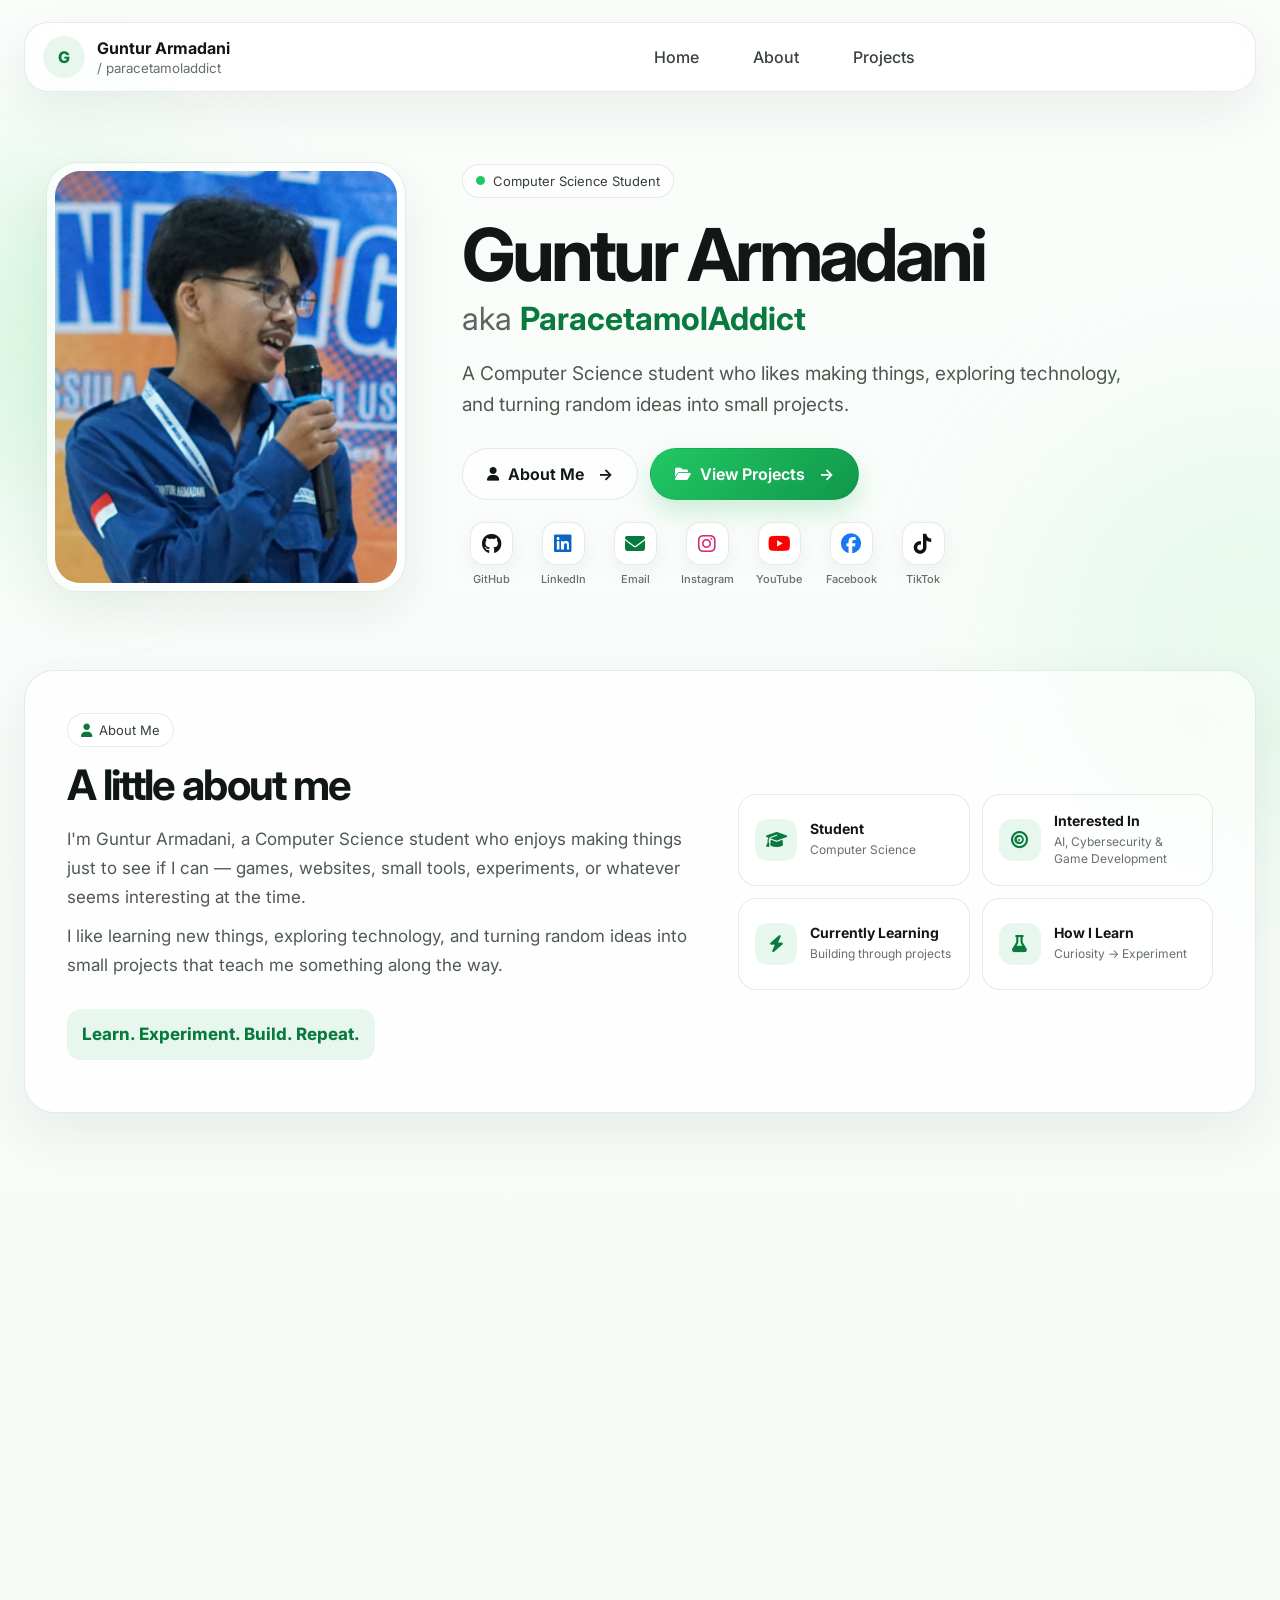
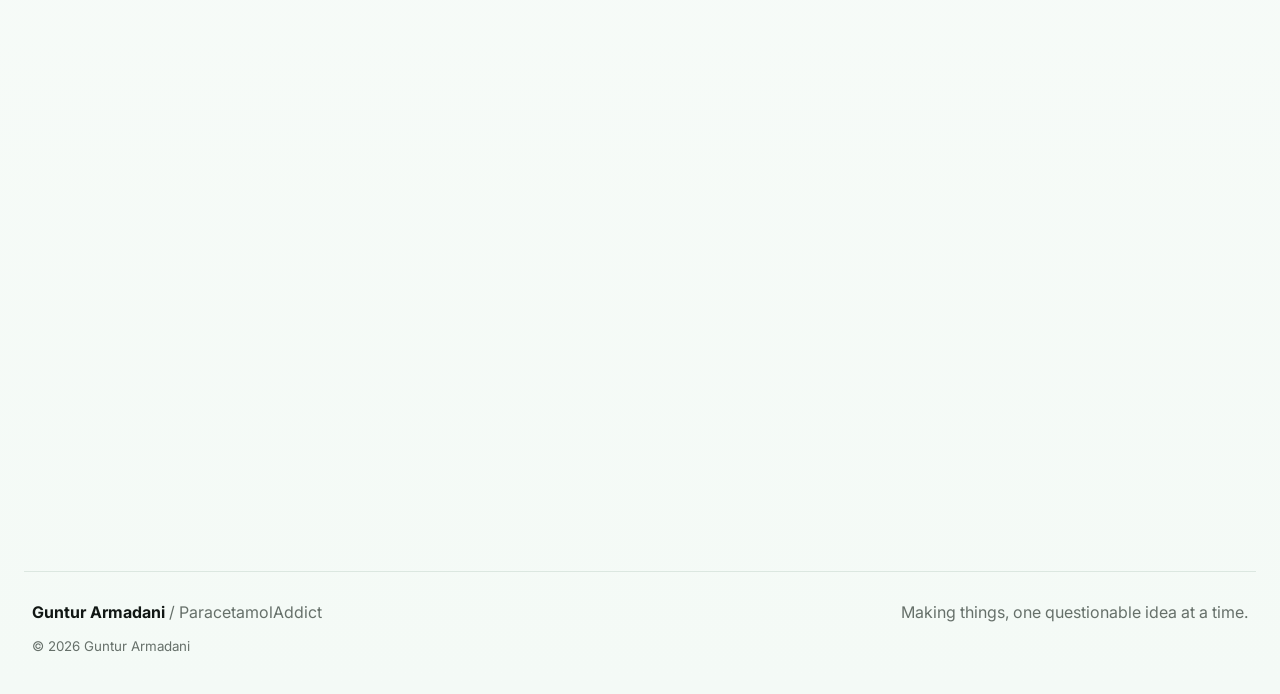
<file: index.html>
<!doctype html>
<html lang="en">
<head>
  <meta charset="utf-8">
  <meta name="viewport" content="width=device-width,initial-scale=1">
  <meta name="description" content="Guntur Armadani — aka ParacetamolAddict. Computer Science student, creator, and builder.">
  <title>Guntur Armadani — ParacetamolAddict</title>
  <link rel="preconnect" href="https://fonts.googleapis.com">
  <link rel="preconnect" href="https://fonts.gstatic.com" crossorigin>
  <link href="https://fonts.googleapis.com/css2?family=Inter:wght@400;500;600;700;800&display=swap" rel="stylesheet">
  <link rel="stylesheet" href="https://cdnjs.cloudflare.com/ajax/libs/font-awesome/6.7.2/css/all.min.css">
  <link rel="stylesheet" href="style.css">
</head>
<body>
  <div class="ambient ambient-a"></div><div class="ambient ambient-b"></div>
  <header class="nav glass">
    <a class="brand" href="#home" aria-label="Home"><span class="brand-mark">G</span><span><b>Guntur Armadani</b><small>/ paracetamoladdict</small></span></a>
    <nav class="nav-links" aria-label="Main navigation">
      <a href="#home">Home</a><a href="#about">About</a><a href="#projects">Projects</a>
    </nav>
  </header>

  <main>
    <section class="hero reveal" id="home">
      <div class="portrait-wrap glass"><img src="assets/profile.jpg" alt="Guntur Armadani speaking into a microphone"></div>
      <div class="hero-copy">
        <span class="eyebrow"><i></i> Computer Science Student</span>
        <h1>Guntur Armadani</h1>
        <p class="alias">aka <strong>ParacetamolAddict</strong></p>
        <p class="lead">A Computer Science student who likes making things, exploring technology, and turning random ideas into small projects.</p>
        <div class="actions"><a class="btn secondary" href="#about"><i class="fa-solid fa-user"></i> About Me <span>→</span></a><a class="btn primary" href="#projects"><i class="fa-solid fa-folder-open"></i> View Projects <span>→</span></a></div>
        <div class="socials" aria-label="Social links">
          <a href="https://github.com/GunturArmadani" target="_blank" rel="noopener noreferrer" aria-label="GitHub" title="GitHub"><i class="fa-brands fa-github"></i><span>GitHub</span></a>
          <a href="https://www.linkedin.com/in/guntur-armadani-xd" target="_blank" rel="noopener noreferrer" aria-label="LinkedIn" title="LinkedIn"><i class="fa-brands fa-linkedin"></i><span>LinkedIn</span></a>
          <a href="mailto:gunturarmadani6@gmail.com" aria-label="Email" title="Email"><i class="fa-solid fa-envelope"></i><span>Email</span></a>
          <a href="https://www.instagram.com/guntur.armadani/" target="_blank" rel="noopener noreferrer" aria-label="Instagram" title="Instagram"><i class="fa-brands fa-instagram"></i><span>Instagram</span></a>
          <a href="https://www.youtube.com/@paracetamol_addict" target="_blank" rel="noopener noreferrer" aria-label="YouTube" title="YouTube"><i class="fa-brands fa-youtube"></i><span>YouTube</span></a>
          <a href="https://www.facebook.com/share/19qGmfBu1F/" target="_blank" rel="noopener noreferrer" aria-label="Facebook" title="Facebook"><i class="fa-brands fa-facebook"></i><span>Facebook</span></a>
          <a href="https://www.tiktok.com/@paracetamol_addict?_r=1&amp;_t=ZS-9AHEA3IoJL0" target="_blank" rel="noopener noreferrer" aria-label="TikTok" title="TikTok"><i class="fa-brands fa-tiktok"></i><span>TikTok</span></a>
        </div>
      </div>
    </section>

    <section class="about glass reveal" id="about">
      <div class="about-intro">
        <span class="section-label"><i class="fa-solid fa-user"></i> About Me</span>
        <h2>A little about me</h2>
        <p>I'm Guntur Armadani, a Computer Science student who enjoys making things just to see if I can — games, websites, small tools, experiments, or whatever seems interesting at the time.</p>
        <p>I like learning new things, exploring technology, and turning random ideas into small projects that teach me something along the way.</p>
        <p class="motto">Learn. Experiment. Build. Repeat.</p>
      </div>
      <div class="about-facts">
        <article><i class="fa-solid fa-graduation-cap"></i><div><b>Student</b><span>Computer Science</span></div></article>
        <article><i class="fa-solid fa-bullseye"></i><div><b>Interested In</b><span>AI, Cybersecurity & Game Development</span></div></article>
        <article><i class="fa-solid fa-bolt"></i><div><b>Currently Learning</b><span>Building through projects</span></div></article>
        <article><i class="fa-solid fa-flask"></i><div><b>How I Learn</b><span>Curiosity → Experiment</span></div></article>
      </div>
    </section>

    <section class="projects reveal" id="projects">
      <div class="section-head"><div><span class="section-label">Projects</span><h2>My Projects</h2><p>A collection of things I've built, experimented with, or just made for fun.</p></div></div>
      <div class="project-grid" id="project-grid">
        <div class="project-loading">Loading projects…</div>
      </div>
    </section>
  </main>

  <footer><div><b>Guntur Armadani</b><span> / ParacetamolAddict</span></div><p>Making things, one questionable idea at a time.</p><small>© <span id="year"></span> Guntur Armadani</small></footer>
  <script src="js/projects.js" defer></script>
  <script>
    document.getElementById('year').textContent = new Date().getFullYear();

    // Scroll reveal V2: calculate each element position directly on every scroll frame.
    // Elements below/above the viewport stay hidden and animate when entering it.
    let revealItems = [...document.querySelectorAll('.reveal')];
    let revealTicking = false;

    function updateReveal() {
      const vh = window.innerHeight || document.documentElement.clientHeight;
      const enterTop = vh * 0.92;
      const leaveBottom = vh * 0.04;

      revealItems.forEach((item) => {
        const rect = item.getBoundingClientRect();
        const visible = rect.top < enterTop && rect.bottom > leaveBottom;
        item.classList.toggle('is-visible', visible);
      });

      revealTicking = false;
    }

    window.refreshReveal = function () {
      revealItems = [...document.querySelectorAll('.reveal')];
      updateReveal();
    };

    function requestRevealUpdate() {
      if (!revealTicking) {
        revealTicking = true;
        requestAnimationFrame(updateReveal);
      }
    }

    window.addEventListener('scroll', requestRevealUpdate, { passive: true });
    window.addEventListener('resize', requestRevealUpdate);
    window.addEventListener('load', updateReveal);
    updateReveal();
  </script>
</body>
</html>
</file>
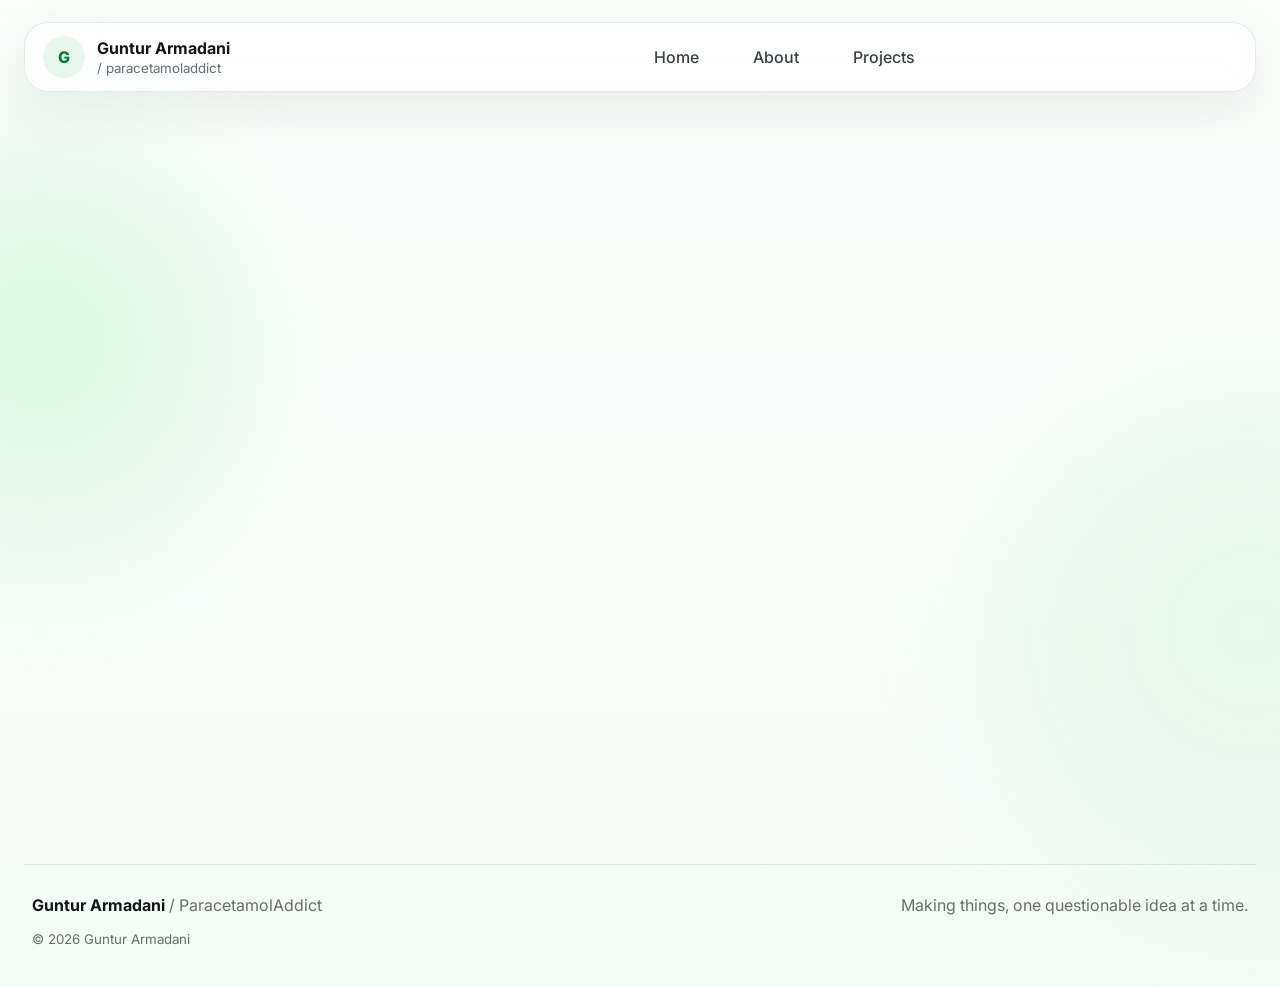
<file: 2d-platformer.html>
<!doctype html>
<html lang="en">
<head>
  <meta charset="utf-8"><meta name="viewport" content="width=device-width,initial-scale=1">
  <meta name="description" content="Project archive by Guntur Armadani.">
  <title>Project — Guntur Armadani</title>
  <link rel="preconnect" href="https://fonts.googleapis.com"><link rel="preconnect" href="https://fonts.gstatic.com" crossorigin>
  <link href="https://fonts.googleapis.com/css2?family=Inter:wght@400;500;600;700;800&display=swap" rel="stylesheet">
  <link rel="stylesheet" href="https://cdnjs.cloudflare.com/ajax/libs/font-awesome/6.7.2/css/all.min.css">
  <link rel="stylesheet" href="style.css">
</head>
<body>
  <div class="ambient ambient-a"></div><div class="ambient ambient-b"></div>
  <header class="nav glass">
    <a class="brand" href="index.html#home"><span class="brand-mark">G</span><span><b>Guntur Armadani</b><small>/ paracetamoladdict</small></span></a>
    <nav class="nav-links"><a href="index.html#home">Home</a><a href="index.html#about">About</a><a href="index.html#projects">Projects</a></nav>
  </header>
  <main class="detail-page" id="project-detail"><div class="project-loading">Loading project…</div></main>
  <footer><div><b>Guntur Armadani</b><span> / ParacetamolAddict</span></div><p>Making things, one questionable idea at a time.</p><small>© <span id="year"></span> Guntur Armadani</small></footer>
<script>
const esc=(v='')=>String(v).replace(/[&<>'"]/g,c=>({'&':'&amp;','<':'&lt;','>':'&gt;',"'":'&#39;','"':'&quot;'}[c]));
function renderProject(p){
  document.title=`${p.title} — Guntur Armadani`;
  const github=p.github ? `<a class="detail-github" href="${esc(p.github)}" target="_blank" rel="noopener noreferrer"><i class="fa-brands fa-github"></i> View on GitHub <i class="fa-solid fa-arrow-up-right-from-square"></i></a>` : `<span class="detail-github unavailable"><i class="fa-brands fa-github"></i> GitHub link will be added later</span>`;
  document.getElementById('project-detail').innerHTML=`
    <section class="simple-detail reveal">
      <a class="detail-back" href="index.html#projects"><i class="fa-solid fa-arrow-left"></i> Back to Projects</a>
      <div class="simple-detail-card glass">
        ${p.thumbnail?`<img class="simple-detail-image" src="${esc(p.thumbnail)}" alt="${esc(p.title)} project screenshot">`:''}
        <div class="simple-detail-copy">
          <span class="section-label"><i class="fa-solid fa-folder-open"></i> Project</span>
          <h1>${esc(p.title)}</h1>
          <p>${esc(p.description)}</p>
          ${github}
        </div>
      </div>
    </section>`;
  refreshReveal();
}
let revealItems=[],ticking=false;
function updateReveal(){const vh=innerHeight||document.documentElement.clientHeight;revealItems.forEach(el=>{const r=el.getBoundingClientRect();el.classList.toggle('is-visible',r.top<vh*.92&&r.bottom>vh*.04)});ticking=false}
function refreshReveal(){revealItems=[...document.querySelectorAll('.reveal')];updateReveal()}
function requestReveal(){if(!ticking){ticking=true;requestAnimationFrame(updateReveal)}}
addEventListener('scroll',requestReveal,{passive:true});addEventListener('resize',requestReveal);document.getElementById('year').textContent=new Date().getFullYear();
fetch('data/projects.json').then(r=>r.json()).then(ps=>{const id='2d-platformer',p=ps.find(x=>x.id===id);if(!p){document.getElementById('project-detail').innerHTML='<section class="detail-empty glass"><h1>Project not found.</h1><a href="index.html#projects">← Back to Projects</a></section>';return}renderProject(p)}).catch(()=>{document.getElementById('project-detail').innerHTML='<section class="detail-empty glass"><h1>Project data could not load.</h1><p>Run the website through Live Server.</p></section>'});
</script>
</body></html>
</file>
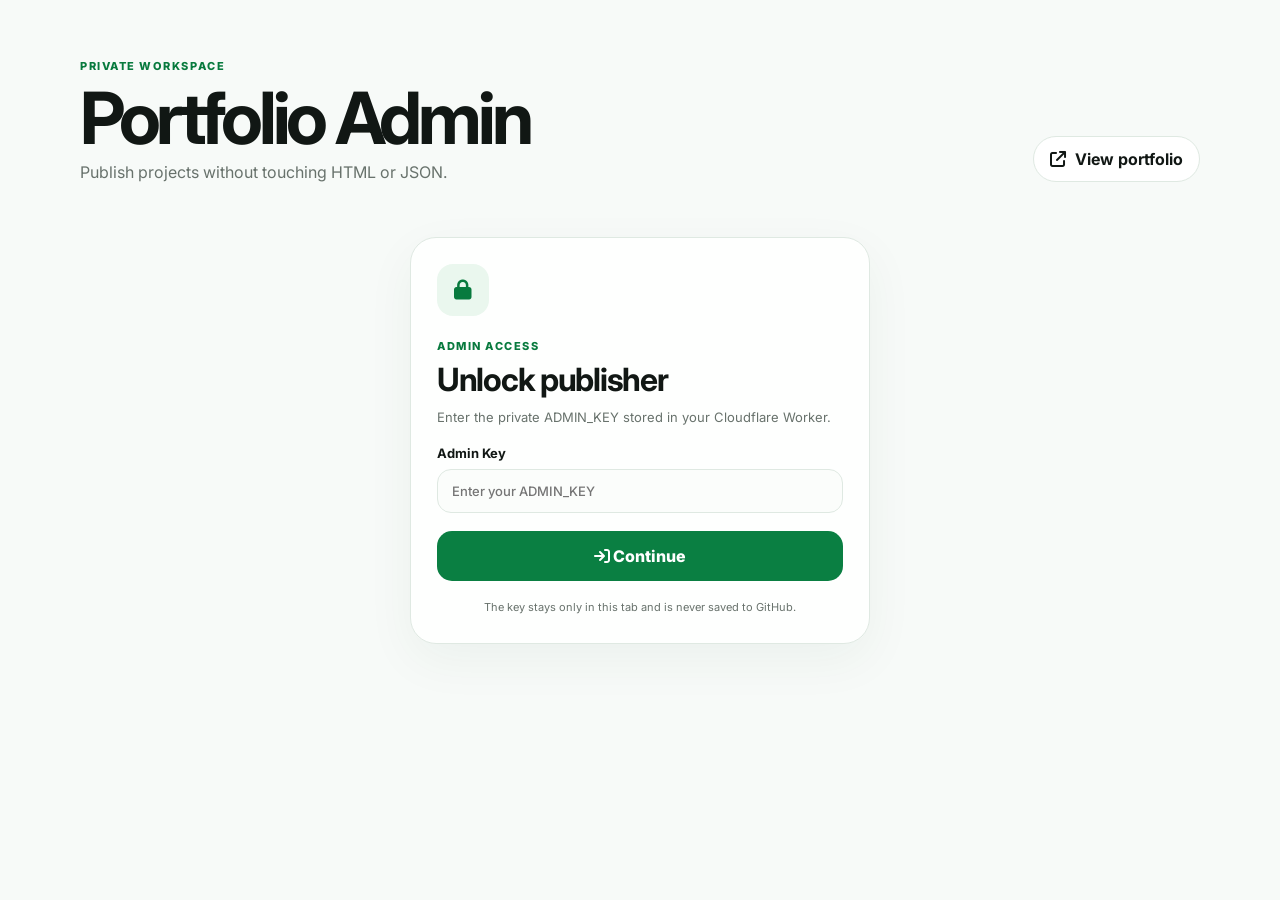
<file: admin.html>
<!DOCTYPE html>
<html lang="en">
<head>
  <meta charset="UTF-8"><meta name="viewport" content="width=device-width,initial-scale=1.0">
  <title>Portfolio Admin — Guntur Armadani</title>
  <link rel="preconnect" href="https://fonts.googleapis.com"><link rel="preconnect" href="https://fonts.gstatic.com" crossorigin>
  <link href="https://fonts.googleapis.com/css2?family=Inter:wght@400;500;600;700;800&display=swap" rel="stylesheet">
  <link rel="stylesheet" href="https://cdnjs.cloudflare.com/ajax/libs/font-awesome/6.5.1/css/all.min.css">
  <link rel="stylesheet" href="style.css"><link rel="stylesheet" href="admin.css">
</head>
<body class="admin-body">
  <main class="admin-shell">
    <header class="admin-top"><div><span class="admin-kicker">PRIVATE WORKSPACE</span><h1>Portfolio Admin</h1><p>Publish projects without touching HTML or JSON.</p></div><a class="admin-view" href="index.html#projects"><i class="fa-solid fa-arrow-up-right-from-square"></i> View portfolio</a></header>

    <section id="login-screen" class="admin-login-wrap">
      <form id="login-form" class="admin-card admin-login-card">
        <div class="login-lock"><i class="fa-solid fa-lock"></i></div>
        <div><span class="admin-kicker">ADMIN ACCESS</span><h2>Unlock publisher</h2><p>Enter the private ADMIN_KEY stored in your Cloudflare Worker.</p></div>
        <label>Admin Key<input id="login-key" type="password" autocomplete="current-password" required placeholder="Enter your ADMIN_KEY"></label>
        <button class="admin-publish" type="submit"><i class="fa-solid fa-arrow-right-to-bracket"></i> Continue</button>
        <p class="login-help">The key stays only in this tab and is never saved to GitHub.</p>
      </form>
    </section>

    <section id="publisher-screen" hidden>
      <div class="admin-note"><i class="fa-solid fa-shield-halved"></i><div><b>Admin unlocked for this tab</b><span>Publishing still requires the Worker to verify your key before GitHub can be changed.</span></div><button id="lock-admin" type="button" class="admin-lock"><i class="fa-solid fa-lock"></i> Lock</button></div>
      <section class="admin-grid">
        <form id="project-form" class="admin-card">
          <div class="admin-card-head"><div><small>NEW ENTRY</small><h2>Add project</h2></div><button type="button" class="admin-reset" id="reset-form">Clear</button></div>
          <label>Project type<div class="type-picker"><input type="radio" name="size" id="featured" value="featured" checked><label for="featured"><i class="fa-regular fa-image"></i><b>Featured</b><small>Image card</small></label><input type="radio" name="size" id="small" value="small"><label for="small"><i class="fa-solid fa-list"></i><b>Small Project</b><small>Text list</small></label></div></label>
          <label>Project name<input id="title" required placeholder="e.g. Tiny Password Checker"></label>
          <label>Short description<textarea id="description" required rows="4" placeholder="What is this project?"></textarea></label>
          <div class="admin-two"><label>Status<input id="status" placeholder="Completed / Experiment"></label><label>Year<input id="year" type="number" min="2000" max="2100"></label></div>
          <label>Tags <span class="hint">separate with commas</span><input id="tags" placeholder="Cybersecurity, Python"></label>
          <label>GitHub link <span class="hint">optional</span><input id="github" type="url" placeholder="https://github.com/..."></label>
          <label id="image-field">Project image <span class="hint">featured only</span><div class="image-drop"><input id="image" type="file" accept="image/jpeg,image/png,image/webp"><div id="image-empty"><i class="fa-regular fa-image"></i><b>Choose an image</b><small>JPG, PNG or WebP · max 4 MB</small></div><img id="image-preview" alt="Project preview"></div></label>
          <button class="admin-publish" type="submit"><i class="fa-solid fa-cloud-arrow-up"></i> Publish to Portfolio</button>
        </form>
        <aside class="admin-card admin-library"><div class="admin-card-head"><div><small>LIVE PUBLISHER</small><h2>Publish status</h2></div><span class="count-pill"><i class="fa-brands fa-github"></i></span></div><div class="admin-empty admin-guide">A successful publish writes directly to <b>data/projects.json</b> in GitHub. Featured project images are uploaded to <b>assets/projects/</b>. The public portfolio reads only that GitHub data.</div><div id="publish-status" class="publish-status">Ready to publish.</div></aside>
      </section>
    </section>
  </main>
<script src="js/admin.js"></script>
</body></html>
</file>
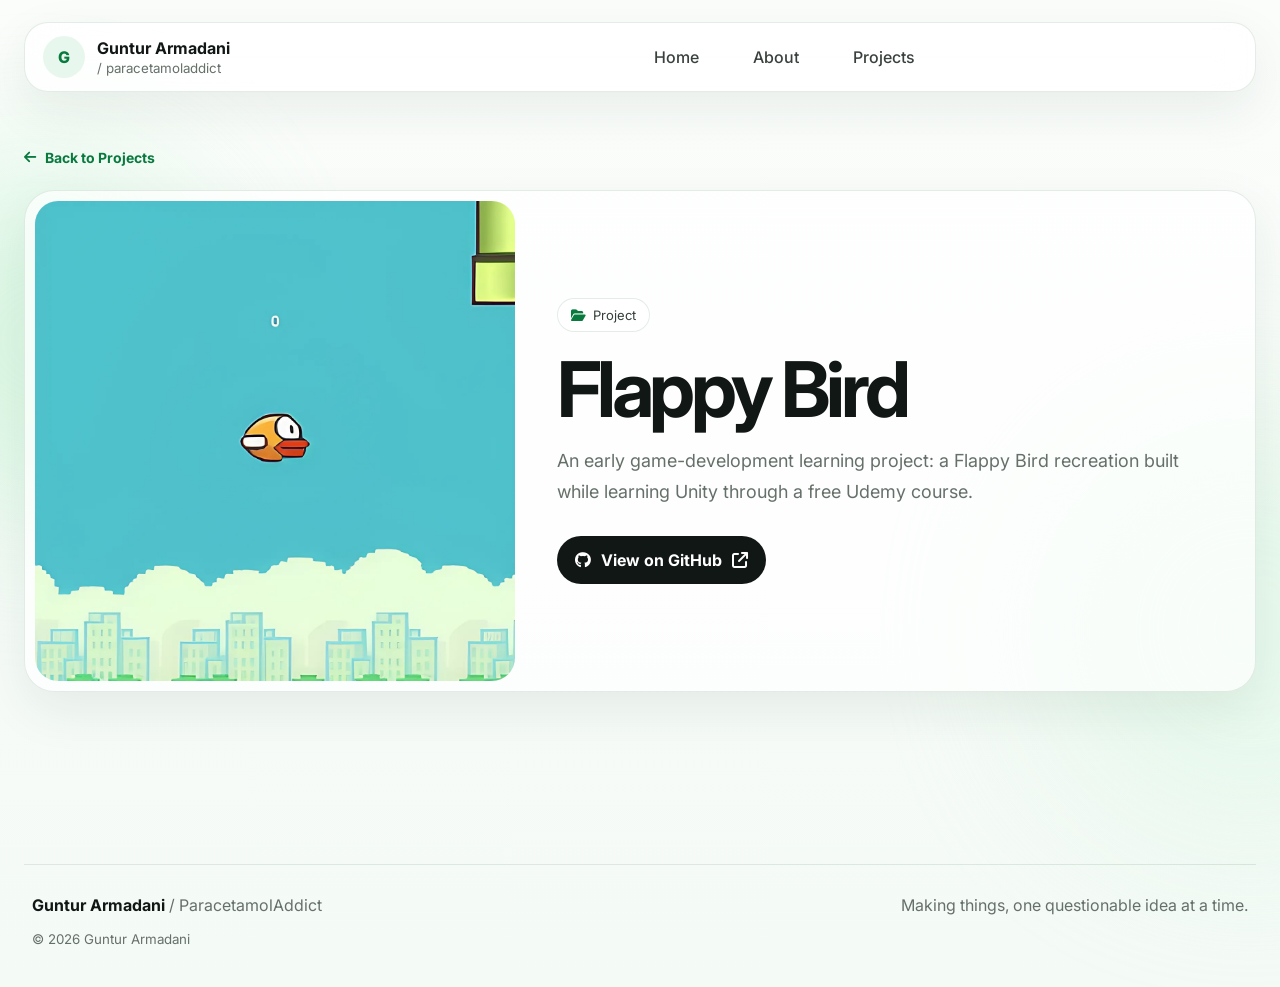
<file: flappy-bird.html>
<!doctype html>
<html lang="en">
<head>
  <meta charset="utf-8"><meta name="viewport" content="width=device-width,initial-scale=1">
  <meta name="description" content="Project archive by Guntur Armadani.">
  <title>Project — Guntur Armadani</title>
  <link rel="preconnect" href="https://fonts.googleapis.com"><link rel="preconnect" href="https://fonts.gstatic.com" crossorigin>
  <link href="https://fonts.googleapis.com/css2?family=Inter:wght@400;500;600;700;800&display=swap" rel="stylesheet">
  <link rel="stylesheet" href="https://cdnjs.cloudflare.com/ajax/libs/font-awesome/6.7.2/css/all.min.css">
  <link rel="stylesheet" href="style.css">
</head>
<body>
  <div class="ambient ambient-a"></div><div class="ambient ambient-b"></div>
  <header class="nav glass">
    <a class="brand" href="index.html#home"><span class="brand-mark">G</span><span><b>Guntur Armadani</b><small>/ paracetamoladdict</small></span></a>
    <nav class="nav-links"><a href="index.html#home">Home</a><a href="index.html#about">About</a><a href="index.html#projects">Projects</a></nav>
  </header>
  <main class="detail-page" id="project-detail"><div class="project-loading">Loading project…</div></main>
  <footer><div><b>Guntur Armadani</b><span> / ParacetamolAddict</span></div><p>Making things, one questionable idea at a time.</p><small>© <span id="year"></span> Guntur Armadani</small></footer>
<script>
const esc=(v='')=>String(v).replace(/[&<>'"]/g,c=>({'&':'&amp;','<':'&lt;','>':'&gt;',"'":'&#39;','"':'&quot;'}[c]));
function renderProject(p){
  document.title=`${p.title} — Guntur Armadani`;
  const github=p.github ? `<a class="detail-github" href="${esc(p.github)}" target="_blank" rel="noopener noreferrer"><i class="fa-brands fa-github"></i> View on GitHub <i class="fa-solid fa-arrow-up-right-from-square"></i></a>` : `<span class="detail-github unavailable"><i class="fa-brands fa-github"></i> GitHub link will be added later</span>`;
  document.getElementById('project-detail').innerHTML=`
    <section class="simple-detail reveal">
      <a class="detail-back" href="index.html#projects"><i class="fa-solid fa-arrow-left"></i> Back to Projects</a>
      <div class="simple-detail-card glass">
        ${p.thumbnail?`<img class="simple-detail-image" src="${esc(p.thumbnail)}" alt="${esc(p.title)} project screenshot">`:''}
        <div class="simple-detail-copy">
          <span class="section-label"><i class="fa-solid fa-folder-open"></i> Project</span>
          <h1>${esc(p.title)}</h1>
          <p>${esc(p.description)}</p>
          ${github}
        </div>
      </div>
    </section>`;
  refreshReveal();
}
let revealItems=[],ticking=false;
function updateReveal(){const vh=innerHeight||document.documentElement.clientHeight;revealItems.forEach(el=>{const r=el.getBoundingClientRect();el.classList.toggle('is-visible',r.top<vh*.92&&r.bottom>vh*.04)});ticking=false}
function refreshReveal(){revealItems=[...document.querySelectorAll('.reveal')];updateReveal()}
function requestReveal(){if(!ticking){ticking=true;requestAnimationFrame(updateReveal)}}
addEventListener('scroll',requestReveal,{passive:true});addEventListener('resize',requestReveal);document.getElementById('year').textContent=new Date().getFullYear();
fetch('data/projects.json').then(r=>r.json()).then(ps=>{const id='flappy-bird',p=ps.find(x=>x.id===id);if(!p){document.getElementById('project-detail').innerHTML='<section class="detail-empty glass"><h1>Project not found.</h1><a href="index.html#projects">← Back to Projects</a></section>';return}renderProject(p)}).catch(()=>{document.getElementById('project-detail').innerHTML='<section class="detail-empty glass"><h1>Project data could not load.</h1><p>Run the website through Live Server.</p></section>'});
</script>
</body></html>
</file>
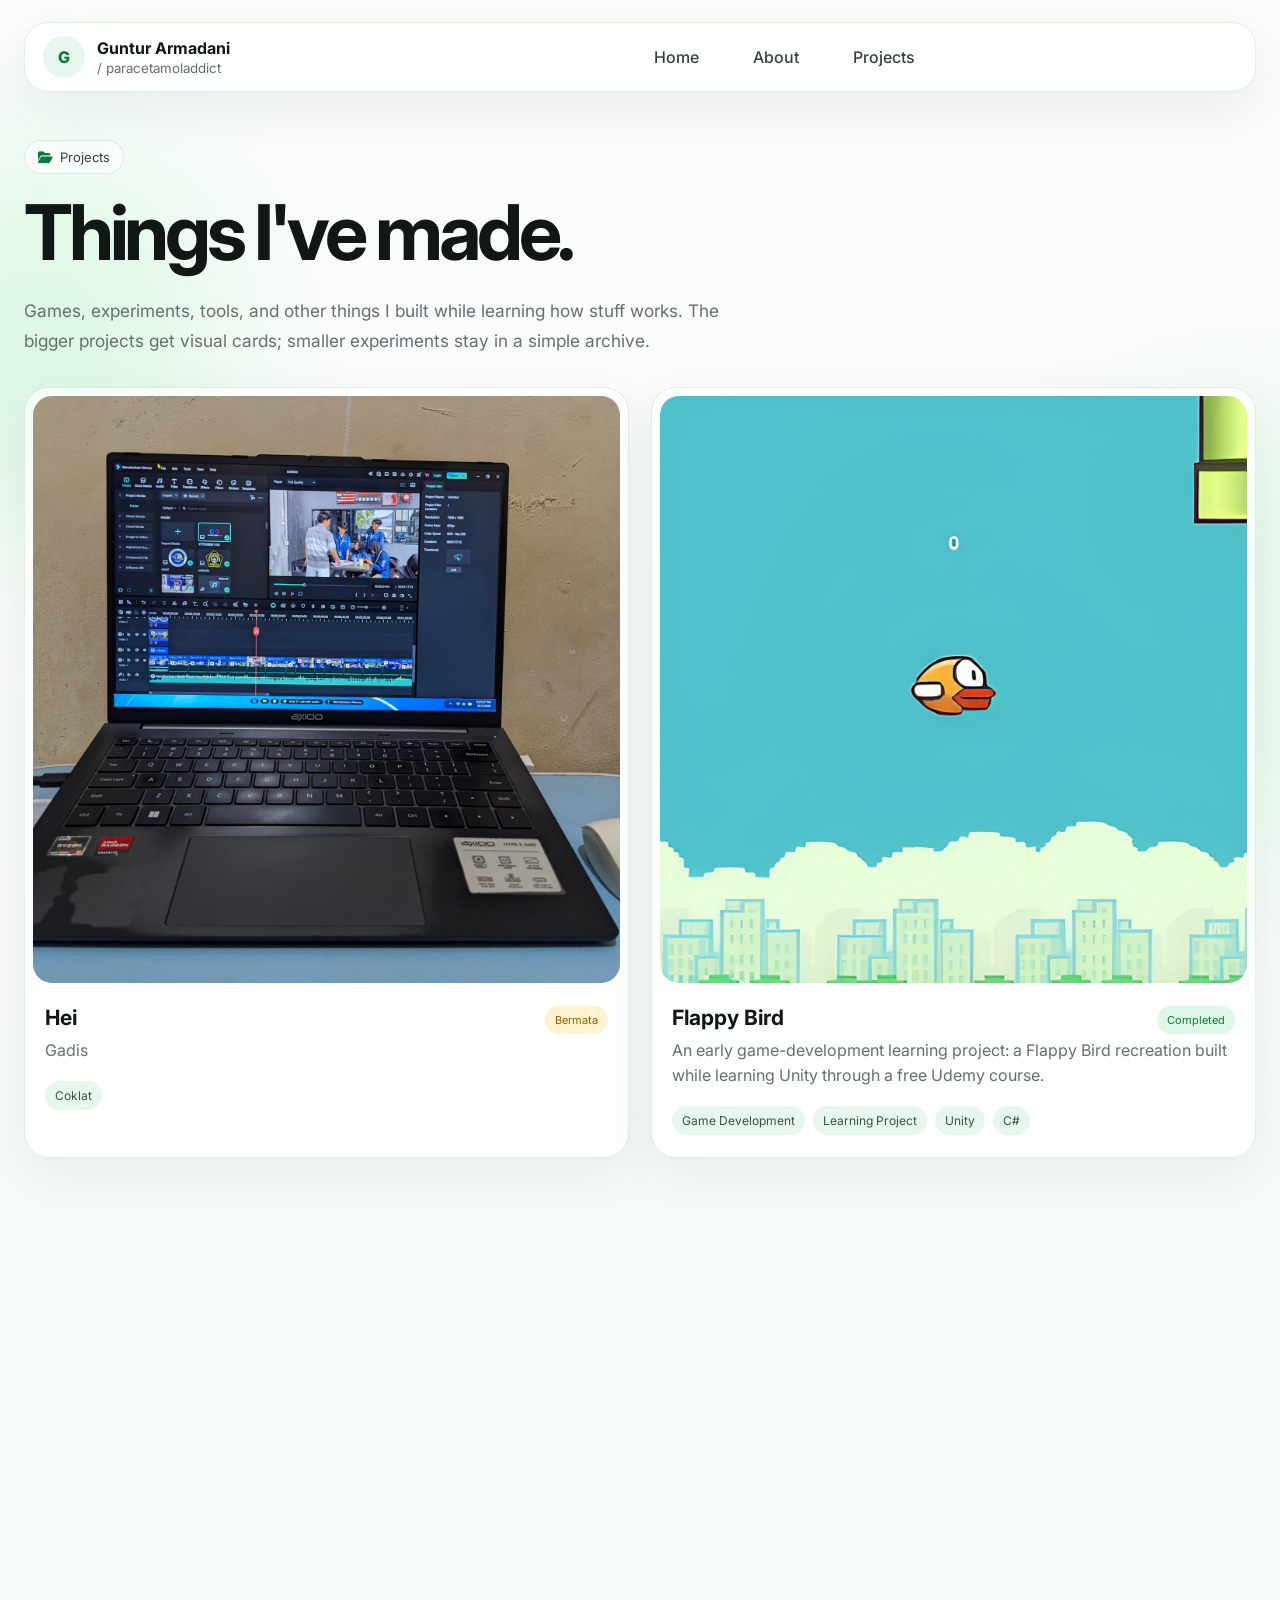
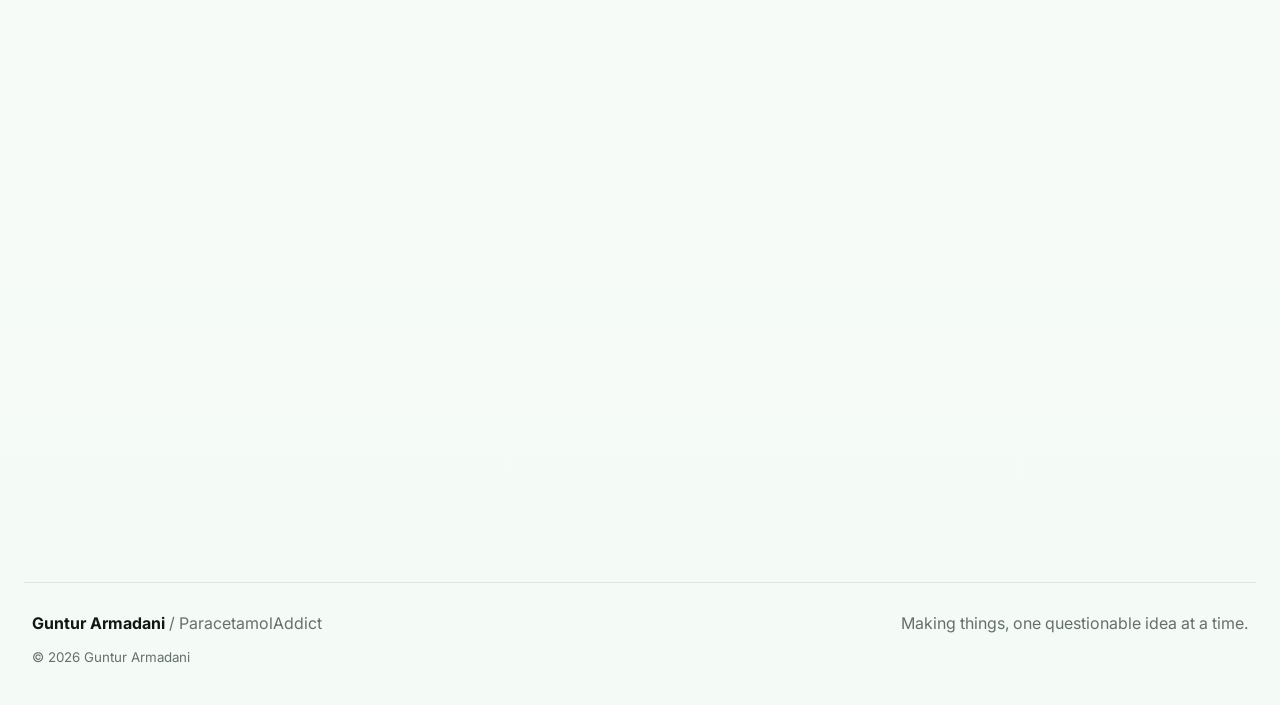
<file: projects.html>
<!doctype html>
<html lang="en">
<head>
  <meta charset="utf-8"><meta name="viewport" content="width=device-width,initial-scale=1">
  <meta name="description" content="Projects by Guntur Armadani — ParacetamolAddict.">
  <title>Projects — Guntur Armadani</title>
  <link rel="preconnect" href="https://fonts.googleapis.com"><link rel="preconnect" href="https://fonts.gstatic.com" crossorigin>
  <link href="https://fonts.googleapis.com/css2?family=Inter:wght@400;500;600;700;800&display=swap" rel="stylesheet">
  <link rel="stylesheet" href="https://cdnjs.cloudflare.com/ajax/libs/font-awesome/6.7.2/css/all.min.css">
  <link rel="stylesheet" href="style.css">
</head>
<body>
  <div class="ambient ambient-a"></div><div class="ambient ambient-b"></div>
  <header class="nav glass">
    <a class="brand" href="index.html#home"><span class="brand-mark">G</span><span><b>Guntur Armadani</b><small>/ paracetamoladdict</small></span></a>
    <nav class="nav-links"><a href="index.html#home">Home</a><a href="index.html#about">About</a><a href="index.html#projects">Projects</a></nav>
  </header>
  <main class="archive-page">
    <section class="archive-hero reveal">
      <span class="section-label"><i class="fa-solid fa-folder-open"></i> Projects</span>
      <h1>Things I've made.</h1>
      <p>Games, experiments, tools, and other things I built while learning how stuff works. The bigger projects get visual cards; smaller experiments stay in a simple archive.</p>
    </section>
    <div id="projects-archive"><div class="project-loading">Loading projects…</div></div>
  </main>
  <footer><div><b>Guntur Armadani</b><span> / ParacetamolAddict</span></div><p>Making things, one questionable idea at a time.</p><small>© <span id="year"></span> Guntur Armadani</small></footer>
  <script src="js/projects.js" defer></script>
  <script>
    document.getElementById('year').textContent = new Date().getFullYear();
    let revealItems = [...document.querySelectorAll('.reveal')]; let revealTicking = false;
    function updateReveal(){const vh=window.innerHeight||document.documentElement.clientHeight;const enterTop=vh*.92,leaveBottom=vh*.04;revealItems.forEach(item=>{const rect=item.getBoundingClientRect();item.classList.toggle('is-visible',rect.top<enterTop&&rect.bottom>leaveBottom)});revealTicking=false}
    window.refreshReveal=function(){revealItems=[...document.querySelectorAll('.reveal')];updateReveal()};
    function requestRevealUpdate(){if(!revealTicking){revealTicking=true;requestAnimationFrame(updateReveal)}}
    window.addEventListener('scroll',requestRevealUpdate,{passive:true});window.addEventListener('resize',requestRevealUpdate);window.addEventListener('load',updateReveal);updateReveal();
  </script>
</body></html>
</file>
<file: style.css>
:root{--bg:#f7fbf8;--text:#111714;--muted:#66706a;--green:#18b65b;--green-dark:#087a3e;--soft:#e8f7ed;--line:rgba(20,80,45,.11);--glass:rgba(255,255,255,.68);--shadow:0 18px 50px rgba(22,67,40,.08)}*{box-sizing:border-box}html{scroll-behavior:smooth}body{margin:0;font-family:Inter,system-ui,sans-serif;color:var(--text);background:linear-gradient(180deg,#fbfdfb,#f4faf6);min-height:100vh;overflow-x:hidden}a{color:inherit;text-decoration:none}.ambient{position:fixed;z-index:-1;border-radius:999px;filter:blur(75px);opacity:.45;pointer-events:none}.ambient-a{width:360px;height:360px;background:#baf2cc;left:-140px;top:160px}.ambient-b{width:440px;height:440px;background:#d7f6e1;right:-190px;top:410px}.glass{background:var(--glass);border:1px solid var(--line);box-shadow:var(--shadow);backdrop-filter:blur(18px);-webkit-backdrop-filter:blur(18px)}.nav{width:min(1390px,calc(100% - 48px));height:70px;margin:22px auto 0;border-radius:24px;display:flex;align-items:center;padding:10px 14px 10px 18px;position:sticky;top:14px;z-index:20}.brand{display:flex;align-items:center;gap:12px;min-width:285px}.brand-mark{display:grid;place-items:center;width:42px;height:42px;border-radius:50%;background:var(--soft);color:var(--green-dark);font-weight:800}.brand b,.brand small{display:block}.brand small{color:var(--muted);margin-top:2px}.nav-links{display:flex;gap:10px;margin:auto}.nav-links a{padding:10px 22px;border-radius:999px;color:#39413d}.nav-links a:hover,.nav-links .active{background:var(--soft);color:var(--green-dark)}.nav-cta,.btn.primary{background:linear-gradient(135deg,#21c864,#11974b);color:#fff}.nav-cta{padding:13px 21px;border-radius:999px;font-weight:600}.nav-cta span,.btn span{margin-left:9px}main{width:min(1390px,calc(100% - 48px));margin:auto}.hero{min-height:570px;display:grid;grid-template-columns:360px 1fr;gap:56px;align-items:center;padding:64px 22px}.portrait-wrap{height:430px;border-radius:32px;overflow:hidden;padding:8px}.portrait-wrap img{width:100%;height:100%;display:block;object-fit:cover;object-position:52% 50%;border-radius:25px}.hero-copy{max-width:760px}.eyebrow,.section-label{display:inline-flex;align-items:center;padding:8px 13px;border:1px solid var(--line);border-radius:999px;background:rgba(255,255,255,.58);font-size:13px;color:#344039}.eyebrow i{width:9px;height:9px;background:#20c867;border-radius:50%;margin-right:8px}.hero h1{font-size:clamp(48px,5.7vw,82px);letter-spacing:-.055em;line-height:.96;margin:22px 0 9px}.alias{font-size:clamp(24px,2.5vw,36px);margin:0 0 20px;color:#5d6560}.alias strong{color:var(--green-dark)}.lead{font-size:19px;line-height:1.65;color:#4f5953;max-width:690px}.actions{display:flex;gap:12px;margin:28px 0 22px}.btn{padding:15px 24px;border-radius:999px;font-weight:650;border:1px solid var(--line)}.btn.primary{box-shadow:0 12px 26px rgba(24,182,91,.2)}.btn.secondary{background:rgba(255,255,255,.55)}.socials{display:flex;gap:10px}.socials a{width:43px;height:43px;display:grid;place-items:center;border-radius:14px;background:rgba(255,255,255,.68);border:1px solid var(--line);font-weight:700;box-shadow:0 7px 20px rgba(22,67,40,.05);transition:.2s}.socials a:hover{transform:translateY(-2px);background:#fff;color:var(--green-dark)}.about{border-radius:30px;padding:38px 42px;display:grid;grid-template-columns:.8fr 1.2fr;gap:70px;align-items:center;margin:10px 0 86px}.about h2,.section-head h2{font-size:42px;letter-spacing:-.04em;margin:12px 0 0}.about-copy{font-size:18px;line-height:1.7;color:#4f5953}.motto{font-weight:700;color:var(--green-dark);margin-bottom:0}.projects{padding-bottom:90px}.section-head{display:flex;align-items:end;justify-content:space-between;margin:0 8px 28px}.section-head h2{margin-bottom:7px}.section-head p{color:var(--muted);margin:0}.text-link{font-weight:650;color:var(--green-dark);padding:12px}.project-grid{display:grid;grid-template-columns:1fr 1fr .85fr;gap:18px}.project-card{border-radius:25px;overflow:hidden;transition:transform .22s,box-shadow .22s}.project-card:hover{transform:translateY(-4px);box-shadow:0 24px 60px rgba(22,67,40,.12)}.project-art{height:230px;margin:8px;border-radius:19px;display:grid;place-items:center;overflow:hidden;position:relative}.project-art span{font-size:27px;font-weight:800;letter-spacing:.05em;color:white;text-shadow:0 3px 15px rgba(0,0,0,.3)}.flappy{background:linear-gradient(135deg,#53c7df,#8ee4ec 45%,#45b764)}.platformer{background:linear-gradient(135deg,#14253d,#173a4b 48%,#79572e)}.project-body{padding:10px 20px 22px}.project-title{display:flex;align-items:center;justify-content:space-between;gap:12px}.project-title h3,.coming h3{font-size:21px;margin:4px 0 8px}.project-body p,.coming p{color:var(--muted);line-height:1.55;margin:0 0 18px}.status{font-size:11px;padding:7px 10px;border-radius:999px;white-space:nowrap}.done{background:#ddf8e8;color:#087a3e}.progress{background:#fff2cf;color:#8a6500}.tags{display:flex;gap:8px;flex-wrap:wrap}.tags span{font-size:12px;background:var(--soft);padding:7px 10px;border-radius:999px;color:#365243}.coming{display:flex;flex-direction:column;align-items:center;justify-content:center;text-align:center;min-height:365px;border-style:dashed;background:rgba(255,255,255,.35)}.plus{width:58px;height:58px;border-radius:50%;display:grid;place-items:center;background:var(--soft);color:var(--green-dark);font-size:32px;margin-bottom:18px}footer{width:min(1390px,calc(100% - 48px));margin:0 auto 30px;border-top:1px solid var(--line);padding:30px 8px 10px;color:var(--muted);display:grid;grid-template-columns:1fr auto;gap:8px}footer b{color:var(--text)}footer p{margin:0;text-align:right}footer small{grid-column:1/-1;margin-top:8px}@media(max-width:900px){.nav{width:calc(100% - 28px)}.brand{min-width:0}.brand span:last-child{display:none}.nav-links{display:flex;margin-left:auto;margin-right:0;gap:4px}.nav-links a{padding:9px 13px;font-size:13px}.hero{grid-template-columns:1fr;padding:48px 0 55px;gap:30px}.portrait-wrap{width:min(100%,430px);height:430px;margin:auto}.hero-copy{text-align:center;margin:auto}.eyebrow{margin:auto}.lead{margin-left:auto;margin-right:auto}.actions,.socials{justify-content:center}.about{grid-template-columns:1fr;gap:12px;padding:30px;margin-bottom:64px}.project-grid{grid-template-columns:1fr 1fr}.coming{grid-column:1/-1;min-height:220px}}@media(max-width:620px){main,footer{width:calc(100% - 28px)}.nav{height:62px;border-radius:20px;margin-top:12px;top:8px;padding-left:10px}.brand-mark{width:38px;height:38px}.nav-links a{padding:8px 9px;font-size:12px}.hero{padding-top:35px}.portrait-wrap{height:360px;border-radius:28px}.hero h1{font-size:47px}.alias{font-size:25px}.lead{font-size:16px}.actions{flex-direction:column}.btn{text-align:center}.about h2,.section-head h2{font-size:34px}.about{padding:25px}.section-head{align-items:start;gap:20px}.text-link{display:none}.project-grid{grid-template-columns:1fr}.coming{grid-column:auto}.project-art{height:210px}footer{grid-template-columns:1fr}footer p{text-align:left}}

/* v1.2 refinements */
.actions .btn{display:inline-flex;align-items:center;justify-content:center;gap:9px}.actions .btn i{font-size:14px}.actions .btn span{margin-left:5px}
.socials{align-items:flex-start;gap:14px}.socials a{width:58px;height:auto;min-height:68px;background:transparent;border:0;box-shadow:none;display:flex;flex-direction:column;gap:7px;font-size:20px;color:#101713}.socials a span{font-size:11px;font-weight:500;color:var(--muted)}.socials a i{width:43px;height:43px;display:grid;place-items:center;border-radius:14px;background:rgba(255,255,255,.78);border:1px solid var(--line);box-shadow:0 7px 20px rgba(22,67,40,.05)}.socials a:hover{background:transparent}.socials a:hover i{transform:translateY(-2px);background:#fff}.socials a[aria-label="YouTube"] i{color:#ff0000}.socials a[aria-label="Facebook"] i{color:#1877f2}.socials a[aria-label="LinkedIn"] i{color:#0a66c2}.socials a[aria-label="TikTok"] i{color:#111}.socials a[aria-label="Email"] i{color:var(--green-dark)}
.about{display:grid;grid-template-columns:1.25fr .95fr;gap:46px;align-items:stretch;padding:42px;margin-top:8px}.about-intro h2{font-size:42px;letter-spacing:-.04em;margin:12px 0 15px}.about-intro>p{font-size:17px;line-height:1.7;color:#4f5953;margin:0 0 10px;max-width:720px}.about-intro .motto{margin-top:20px;display:inline-block;padding:11px 15px;border-radius:14px;background:var(--soft);color:var(--green-dark);font-weight:750}.section-label i{margin-right:7px;color:var(--green-dark)}.about-facts{display:grid;grid-template-columns:1fr 1fr;gap:12px;align-content:center}.about-facts article{min-height:92px;border:1px solid var(--line);border-radius:18px;background:rgba(255,255,255,.52);padding:16px;display:flex;align-items:center;gap:13px}.about-facts article>i{flex:0 0 42px;width:42px;height:42px;display:grid;place-items:center;border-radius:13px;background:var(--soft);color:var(--green-dark);font-size:17px}.about-facts b,.about-facts span{display:block}.about-facts b{font-size:14px;margin-bottom:5px}.about-facts span{font-size:12px;line-height:1.4;color:var(--muted)}
@media(max-width:900px){.about{grid-template-columns:1fr}.about-facts{grid-template-columns:1fr 1fr}.socials{justify-content:center}}
@media(max-width:620px){.socials{gap:6px;flex-wrap:wrap}.socials a{width:49px}.socials a span{display:none}.about{padding:25px}.about-intro h2{font-size:34px}.about-facts{grid-template-columns:1fr}.about-facts article{min-height:78px}}


/* v1.3 refinements */
.socials a[aria-label="Instagram"] i{color:#d62976}
.mini-projects{border-radius:25px;overflow:hidden;align-self:start;min-height:0}
.mini-projects summary{list-style:none;cursor:pointer;display:flex;align-items:center;gap:12px;padding:20px;user-select:none}
.mini-projects summary::-webkit-details-marker{display:none}
.mini-icon{width:44px;height:44px;flex:0 0 44px;display:grid;place-items:center;border-radius:14px;background:var(--soft);color:var(--green-dark)}
.mini-summary-copy{display:flex;flex-direction:column;gap:4px;min-width:0}.mini-summary-copy b{font-size:17px}.mini-summary-copy small{color:var(--muted);line-height:1.35}
.chevron{margin-left:auto;color:var(--green-dark);transition:transform .2s}.mini-projects[open] .chevron{transform:rotate(180deg)}
.mini-list{padding:0 12px 12px}.mini-list>a{display:grid;grid-template-columns:1fr auto 18px;align-items:center;gap:10px;padding:12px;border-top:1px solid var(--line);border-radius:12px;transition:.18s}.mini-list>a:hover{background:var(--soft)}.mini-list>a>span{display:flex;align-items:center;gap:10px}.mini-list>a>span>i{color:var(--green-dark);width:18px;text-align:center}.mini-list b{font-size:13px}.mini-list small{font-size:11px;color:var(--green-dark);background:var(--soft);padding:5px 8px;border-radius:999px}.mini-list>a>i{font-size:11px;color:var(--muted)}
@media(max-width:900px){.mini-projects{grid-column:1/-1}}
@media(max-width:620px){.mini-projects{grid-column:auto}.mini-projects summary{padding:17px}.mini-list>a{grid-template-columns:1fr auto 14px}}

/* v1.4 scroll reveal + mobile refinements */
.reveal{opacity:0;transform:translateY(24px);transition:opacity .58s cubic-bezier(.2,.7,.2,1),transform .58s cubic-bezier(.2,.7,.2,1);will-change:opacity,transform}
.reveal.is-visible{opacity:1;transform:translateY(0)}
@media (prefers-reduced-motion:reduce){.reveal{opacity:1;transform:none;transition:none}}
@media(max-width:620px){
  .nav{width:calc(100% - 20px);padding:8px 9px;height:60px}
  .brand{gap:7px}.brand-mark{width:36px;height:36px}.nav-links{gap:1px}.nav-links a{padding:8px 7px;font-size:11.5px}
  main{width:calc(100% - 22px)}
  .hero{min-height:auto;padding:28px 0 46px;gap:24px}
  .portrait-wrap{width:min(100%,330px);height:355px;padding:6px}.portrait-wrap img{object-position:52% 50%}
  .hero-copy{width:100%}.hero h1{font-size:clamp(42px,13vw,56px);line-height:.98;margin-top:18px}.alias{font-size:clamp(22px,7vw,29px)}
  .lead{font-size:15.5px;line-height:1.6;padding:0 4px}.actions{gap:9px;margin:24px 0 18px}.btn{width:100%;padding:14px 18px}
  .socials{max-width:340px;margin:0 auto;justify-content:center;gap:5px}.socials a{width:43px;min-height:48px}.socials a i{width:40px;height:40px;border-radius:13px}
  .about{margin-bottom:54px;border-radius:24px;padding:23px 20px}.about-intro>p{font-size:15.5px}.about-intro .motto{font-size:15px}
  .section-head{margin:0 2px 20px}.section-head h2{font-size:34px}.section-head p{font-size:14.5px;line-height:1.5}
  .project-card,.mini-projects{border-radius:21px}.project-art{height:190px;margin:7px}.project-body{padding:9px 17px 19px}.project-title h3{font-size:19px}.project-body p{font-size:14.5px}
  footer{width:calc(100% - 22px);padding-left:2px;padding-right:2px}
}

/* v1.6 — viewport reveal + neutral navigation */
.nav-links a:hover{background:rgba(17,23,20,.045);color:var(--text)}
.nav-links .active{background:rgba(17,23,20,.06);color:var(--text);font-weight:600}

/* Elements stay hidden until they actually enter the viewport. */
.reveal{
  opacity:0;
  transform:translateY(52px);
  filter:blur(5px);
  transition:
    opacity .72s cubic-bezier(.22,.75,.25,1),
    transform .72s cubic-bezier(.22,.75,.25,1),
    filter .72s cubic-bezier(.22,.75,.25,1);
  will-change:opacity,transform,filter;
}
.reveal.is-visible{
  opacity:1;
  transform:translateY(0);
  filter:blur(0);
}
@media(max-width:620px){
  .reveal{transform:translateY(34px);filter:blur(3px);transition-duration:.62s}
}
@media (prefers-reduced-motion:reduce){
  .reveal,.reveal.is-visible{opacity:1;transform:none;filter:none;transition:none}
}


/* V1.7 — clean nav + viewport reveal */
.nav-links a{background:transparent!important;color:#39413d!important;font-weight:500!important;transition:background .18s ease,color .18s ease,transform .18s ease}
.nav-links a:hover{background:rgba(17,23,20,.055)!important;color:var(--text)!important;transform:translateY(-1px)}
.reveal{opacity:0!important;transform:translateY(42px)!important;filter:blur(5px)!important;transition:opacity .72s cubic-bezier(.16,1,.3,1),transform .72s cubic-bezier(.16,1,.3,1),filter .72s cubic-bezier(.16,1,.3,1)!important;will-change:opacity,transform,filter}
.reveal.is-visible{opacity:1!important;transform:translateY(0)!important;filter:blur(0)!important}
@media(max-width:620px){.reveal{transform:translateY(28px)!important;filter:blur(3px)!important;transition-duration:.6s!important}.reveal.is-visible{transform:translateY(0)!important;filter:blur(0)!important}}

/* V2.0 project engine */
.project-link-card { color: inherit; text-decoration: none; display: block; }
.project-link-card:hover { transform: translateY(-4px); }
.project-loading { grid-column: 1 / -1; padding: 32px; text-align: center; color: #69736d; }
.project-load-error { grid-column: 1 / -1; padding: 24px; display: flex; flex-direction: column; gap: 6px; }
.project-load-error span { color: #69736d; }
.archive-page { padding-top: 48px; }
.archive-hero { margin-bottom: 32px; }
.archive-hero h1 { font-size: clamp(2.7rem, 6vw, 5.5rem); margin: 12px 0 12px; letter-spacing: -.055em; }
.archive-hero p { max-width: 720px; color: #657069; font-size: 1.08rem; line-height: 1.7; }
.archive-featured { display: grid; grid-template-columns: repeat(2, minmax(0, 1fr)); gap: 22px; }
.archive-small { margin-top: 24px; padding: 28px; }
.archive-small-list { margin-top: 16px; display: grid; }
.archive-small-list > a { display: grid; grid-template-columns: 1fr auto auto; align-items: center; gap: 18px; padding: 18px 4px; border-top: 1px solid rgba(20,80,45,.10); color: inherit; text-decoration: none; }
.archive-small-list > a:first-child { border-top: 0; }
.archive-small-list > a > span:first-child { display: flex; flex-direction: column; gap: 5px; }
.archive-small-list small { color: #6b746f; font-weight: 400; }
.archive-type { padding: 7px 12px; border-radius: 999px; background: #e9f7ed; color: #087a3e; font-size: .78rem; }
@media (max-width: 760px) { .archive-featured { grid-template-columns: 1fr; } .archive-small-list > a { grid-template-columns: 1fr auto; } .archive-small-list > a > i { display: none; } }

/* V2.1 — real project media + project detail */
.project-image{background:#eef7f1}.project-image img{width:100%;height:100%;display:block;object-fit:cover;transition:transform .45s cubic-bezier(.16,1,.3,1)}.project-card:hover .project-image img{transform:scale(1.025)}
.detail-page{padding-top:46px;padding-bottom:100px}.detail-hero{display:grid;grid-template-columns:1fr;gap:24px}.detail-back{display:inline-flex;align-items:center;gap:9px;width:max-content;color:var(--green-dark);font-weight:700;font-size:14px}.detail-heading{max-width:920px}.detail-heading h1{font-size:clamp(3.2rem,7vw,6.4rem);line-height:.94;letter-spacing:-.065em;margin:22px 0 18px}.detail-heading p{max-width:800px;font-size:clamp(1.05rem,1.6vw,1.25rem);line-height:1.7;color:var(--muted);margin:0}.detail-tags{margin-top:24px}.detail-cover{margin-top:12px;padding:9px;border-radius:30px;overflow:hidden}.detail-cover img{width:100%;max-height:760px;display:block;object-fit:cover;border-radius:22px}.detail-story{display:grid;grid-template-columns:1fr 1fr;gap:18px;margin-top:22px}.detail-block{border-radius:26px;padding:30px;display:grid;grid-template-columns:auto 1fr;gap:20px}.detail-number{width:42px;height:42px;display:grid;place-items:center;border-radius:13px;background:var(--soft);color:var(--green-dark);font-size:12px;font-weight:800}.detail-block h2{font-size:24px;letter-spacing:-.035em;margin:4px 0 10px}.detail-block p{color:var(--muted);line-height:1.75;margin:0}.detail-gallery{margin-top:76px}.detail-gallery>h2{font-size:42px;letter-spacing:-.04em;margin:12px 0 24px}.detail-gallery-grid{display:grid;grid-template-columns:1fr;gap:18px}.detail-gallery-item{margin:0;padding:8px;border-radius:28px;overflow:hidden}.detail-gallery-item img{display:block;width:100%;max-height:780px;object-fit:contain;border-radius:21px;background:#eef7f1}.detail-note{margin-top:24px;border-radius:22px;padding:20px 22px;display:flex;gap:14px;align-items:flex-start;color:var(--muted)}.detail-note i{color:var(--green-dark);margin-top:4px}.detail-note p{margin:0;line-height:1.6}.detail-empty{margin-top:30px;padding:50px;border-radius:28px}.detail-empty h1{font-size:clamp(2rem,5vw,4rem)}
@media(max-width:760px){.detail-page{padding-top:32px;padding-bottom:70px}.detail-heading h1{font-size:clamp(3rem,15vw,4.8rem)}.detail-cover{border-radius:23px;padding:6px}.detail-cover img{border-radius:18px;max-height:none}.detail-story{grid-template-columns:1fr}.detail-block{padding:23px;grid-template-columns:1fr;gap:10px}.detail-number{width:38px;height:38px}.detail-gallery{margin-top:54px}.detail-gallery>h2{font-size:34px}}


/* V2.2 — simpler project details + square project thumbnails */
.project-art{aspect-ratio:1/1;height:auto}
.simple-detail{padding:8px 0 72px}
.simple-detail-card{margin-top:24px;border-radius:30px;padding:10px;display:grid;grid-template-columns:minmax(280px,480px) 1fr;gap:42px;align-items:center}
.simple-detail-image{width:100%;aspect-ratio:1/1;object-fit:cover;border-radius:23px;display:block}
.simple-detail-copy{padding:28px 34px 28px 0;max-width:720px}
.simple-detail-copy h1{font-size:clamp(3rem,6vw,5.8rem);line-height:.95;letter-spacing:-.06em;margin:22px 0 18px}
.simple-detail-copy p{font-size:18px;line-height:1.75;color:var(--muted);margin:0 0 28px}
.detail-github{display:inline-flex;align-items:center;gap:10px;width:max-content;padding:14px 18px;border-radius:999px;background:#111714;color:#fff;font-weight:700}
.detail-github.unavailable{background:var(--soft);color:var(--green-dark);cursor:default}
@media(max-width:760px){.simple-detail{padding-top:0}.simple-detail-card{grid-template-columns:1fr;gap:8px;border-radius:24px;padding:7px}.simple-detail-image{border-radius:18px}.simple-detail-copy{padding:22px 17px 25px}.simple-detail-copy h1{font-size:clamp(2.8rem,14vw,4.4rem)}.simple-detail-copy p{font-size:16px}.detail-github{width:100%;justify-content:center;text-align:center}.project-art{aspect-ratio:1/1;height:auto}}
</file>
<file: admin.css>
:root{--admin-green:#087a3e;--admin-soft:#eaf7ee;--admin-line:#dfe9e2;--admin-text:#111714;--admin-muted:#68726c}.admin-body{margin:0;background:#f7faf8;color:var(--admin-text);font-family:Inter,system-ui,sans-serif}.admin-shell{width:min(1120px,calc(100% - 32px));margin:auto;padding:54px 0 90px}.admin-top{display:flex;align-items:flex-end;justify-content:space-between;gap:24px;margin-bottom:24px}.admin-kicker,.admin-card-head small{font-size:11px;font-weight:800;letter-spacing:.14em;color:var(--admin-green)}.admin-top h1{font-size:clamp(42px,6vw,72px);letter-spacing:-.06em;line-height:.95;margin:10px 0}.admin-top p{color:var(--admin-muted);margin:0}.admin-view{display:inline-flex;gap:9px;align-items:center;padding:12px 16px;border:1px solid var(--admin-line);border-radius:999px;background:#fff;font-weight:700;color:inherit}.admin-note{display:flex;gap:14px;align-items:flex-start;background:var(--admin-soft);border:1px solid #cce7d4;border-radius:18px;padding:16px 18px;margin-bottom:22px;color:#28563a}.admin-note i{margin-top:3px}.admin-note div{display:flex;flex-direction:column;gap:3px}.admin-note span{font-size:13px;line-height:1.5}.admin-grid{display:grid;grid-template-columns:minmax(0,1.25fr) minmax(320px,.75fr);gap:22px;align-items:start}.admin-card{background:rgba(255,255,255,.92);border:1px solid var(--admin-line);border-radius:26px;padding:26px;box-shadow:0 16px 50px rgba(25,70,43,.05)}form.admin-card{display:grid;gap:18px}.admin-card-head{display:flex;justify-content:space-between;align-items:center;gap:16px;margin-bottom:4px}.admin-card-head h2{font-size:26px;letter-spacing:-.035em;margin:4px 0 0}.admin-reset{border:0;background:transparent;color:var(--admin-muted);font-weight:700;cursor:pointer}.admin-card label{display:grid;gap:8px;font-size:13px;font-weight:700}.hint{font-weight:500;color:#89928d;margin-left:4px}.admin-card input,.admin-card textarea{font:inherit;font-weight:500;border:1px solid var(--admin-line);border-radius:14px;background:#fbfdfb;padding:13px 14px;outline:0;resize:vertical}.admin-card input:focus,.admin-card textarea:focus{border-color:#8fc6a2;box-shadow:0 0 0 4px rgba(8,122,62,.07)}.admin-two{display:grid;grid-template-columns:1fr 1fr;gap:14px}.type-picker{display:grid;grid-template-columns:1fr 1fr;gap:10px}.type-picker input{position:absolute;opacity:0;pointer-events:none}.type-picker label{display:grid;grid-template-columns:auto 1fr;column-gap:10px;align-items:center;border:1px solid var(--admin-line);border-radius:16px;padding:14px;cursor:pointer}.type-picker label i{grid-row:1/3;width:34px;height:34px;border-radius:10px;background:#f0f4f1;display:grid;place-items:center}.type-picker label small{font-weight:500;color:var(--admin-muted)}.type-picker input:checked+label{border-color:#82c099;background:var(--admin-soft);color:#075d31}.type-picker input:checked+label i{background:#d5efdd}.image-drop{position:relative;aspect-ratio:16/8;border:1.5px dashed #b8c8bd;border-radius:18px;overflow:hidden;background:#f8fbf9;display:grid;place-items:center}.image-drop input{position:absolute;inset:0;opacity:0;cursor:pointer;z-index:2}.image-drop div{text-align:center;display:grid;gap:5px;color:var(--admin-muted)}.image-drop div i{font-size:24px;color:var(--admin-green)}.image-drop div small{font-weight:500}.image-drop img{display:none;width:100%;height:100%;object-fit:cover}.admin-publish{border:0;border-radius:15px;background:#0a7f42;color:#fff;padding:15px 18px;font:inherit;font-weight:800;cursor:pointer}.admin-publish:hover{background:#086b38}.count-pill{min-width:30px;height:30px;padding:0 9px;border-radius:999px;background:var(--admin-soft);color:var(--admin-green);display:grid;place-items:center;font-size:12px;font-weight:800}.admin-project-list{display:grid;gap:9px;margin-top:16px}.admin-empty{padding:38px 10px;text-align:center;color:var(--admin-muted);font-size:13px;line-height:1.6}.admin-item{display:grid;grid-template-columns:46px 1fr auto;gap:11px;align-items:center;padding:9px;border:1px solid var(--admin-line);border-radius:15px}.admin-item-thumb{width:46px;height:46px;border-radius:11px;background:var(--admin-soft);object-fit:cover;display:grid;place-items:center;color:var(--admin-green)}.admin-item-copy{min-width:0}.admin-item-copy b,.admin-item-copy small{display:block;white-space:nowrap;overflow:hidden;text-overflow:ellipsis}.admin-item-copy b{font-size:13px}.admin-item-copy small{font-size:11px;color:var(--admin-muted);margin-top:4px}.admin-item button{width:34px;height:34px;border:0;border-radius:10px;background:#f7f9f7;color:#8a948e;cursor:pointer}.admin-actions{display:grid;grid-template-columns:1fr 1fr;gap:8px;margin-top:18px;padding-top:18px;border-top:1px solid var(--admin-line)}.admin-actions button{border:1px solid var(--admin-line);background:#fff;border-radius:12px;padding:11px;font:inherit;font-size:12px;font-weight:700;cursor:pointer}.admin-actions .danger{color:#a63b3b}.admin-toast{position:fixed;right:22px;bottom:22px;background:#111714;color:#fff;padding:13px 17px;border-radius:13px;font-size:13px;font-weight:700;box-shadow:0 15px 40px #0002;z-index:20}@media(max-width:820px){.admin-grid{grid-template-columns:1fr}.admin-top{align-items:flex-start;flex-direction:column}.admin-shell{padding-top:32px}.admin-library{order:2}}@media(max-width:520px){.admin-shell{width:calc(100% - 20px)}.admin-card{padding:18px;border-radius:21px}.admin-two,.type-picker,.admin-actions{grid-template-columns:1fr}.admin-view{width:100%;justify-content:center}}

.admin-guide{text-align:left;padding:22px 4px}.publish-status{margin-top:18px;padding:13px 14px;border-radius:13px;background:#f5f7f5;border:1px solid var(--admin-line);font-size:12px;font-weight:700;color:var(--admin-muted)}.publish-status.working{background:#fff9e8;color:#765b13}.publish-status.success{background:var(--admin-soft);color:var(--admin-green);border-color:#cce7d4}.publish-status.error{background:#fff0f0;color:#a63b3b;border-color:#efcccc}.admin-publish:disabled{opacity:.65;cursor:wait}

/* Admin V3: gated publisher */
[hidden]{display:none!important}.admin-login-wrap{min-height:52vh;display:grid;place-items:center}.admin-login-card{width:min(460px,100%);display:grid;gap:20px;text-align:left}.admin-login-card h2{font-size:32px;letter-spacing:-.04em;margin:6px 0 8px}.admin-login-card p{color:var(--admin-muted);font-size:13px;line-height:1.6;margin:0}.login-lock{width:52px;height:52px;border-radius:16px;background:var(--admin-soft);color:var(--admin-green);display:grid;place-items:center;font-size:20px}.login-help{text-align:center!important;font-size:11px!important}.admin-note{position:relative}.admin-lock{margin-left:auto;flex:0 0 auto;border:1px solid #bddfc8;background:#fff;color:#28633d;border-radius:12px;padding:9px 12px;font:inherit;font-size:12px;font-weight:800;cursor:pointer}.admin-lock i{margin:0 5px 0 0}@media(max-width:620px){.admin-note{align-items:flex-start;flex-wrap:wrap}.admin-lock{margin-left:28px}.admin-login-wrap{min-height:45vh}}
</file>
